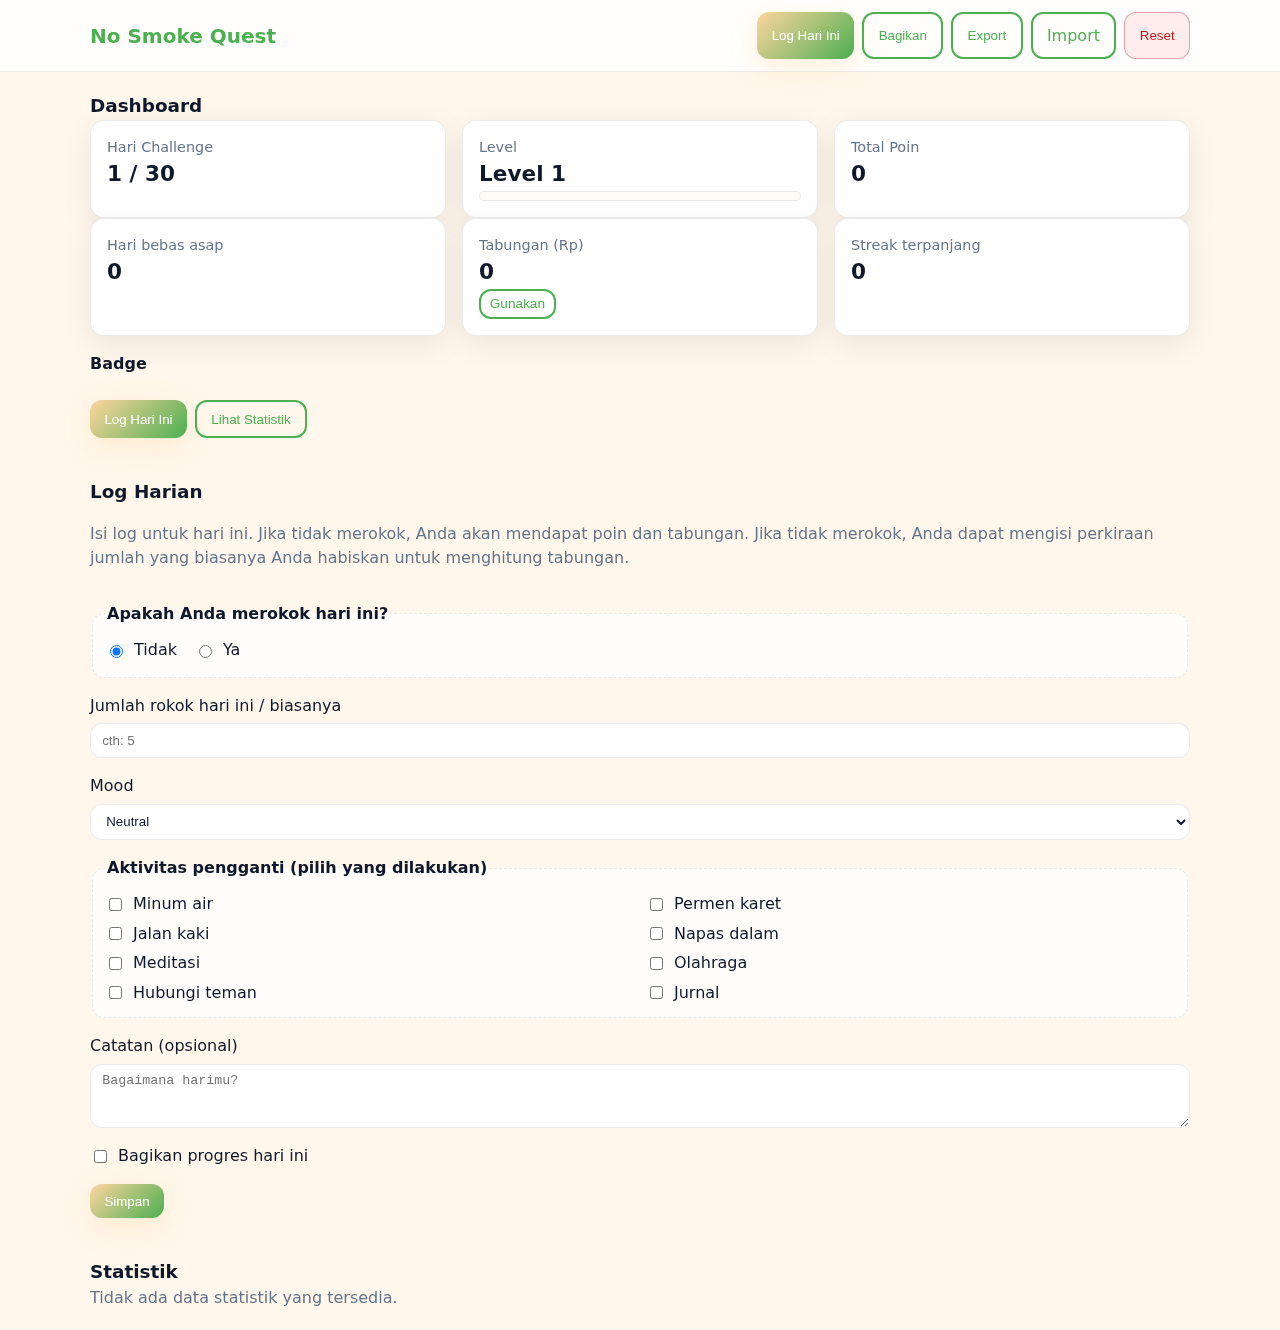
<file: no-smoke-quest/index.html>
<!doctype html>
<html lang="id">
<head>
  <meta charset="utf-8" />
  <meta name="viewport" content="width=device-width, initial-scale=1" />
  <title>No Smoke Quest — 30 Hari Bebas Asap</title>
  <link rel="stylesheet" href="styles.css" />
</head>
<body>
  <noscript>
    <div class="noscript">Aplikasi ini membutuhkan JavaScript agar dapat berjalan.</div>
  </noscript>

  <header class="app-header" role="banner">
    <div class="container header-inner">
      <h1 class="brand" aria-label="Judul aplikasi">No Smoke Quest</h1>
      <nav class="header-actions" aria-label="Aksi utama">
        <button id="btnLogToday" class="btn btn-primary">Log Hari Ini</button>
        <button id="btnShare" class="btn" title="Bagikan progres">Bagikan</button>
        <button id="btnExport" class="btn" title="Export data">Export</button>
        <label for="inputImport" class="btn" title="Import data">Import</label>
        <input id="inputImport" type="file" accept="application/json" class="sr-only" aria-label="Pilih berkas JSON untuk diimport" />
        <button id="btnReset" class="btn btn-danger" title="Reset challenge">Reset</button>
      </nav>
    </div>
  </header>

 

  <main id="app" role="main">
    <!-- Dashboard -->
    <section class="section" id="dashboard" aria-labelledby="dashTitle">
      <div class="container">
        <h2 id="dashTitle" class="section-title">Dashboard</h2>
        <div class="grid metrics">
          <div class="metric">
            <div class="metric-label">Hari Challenge</div>
            <div class="metric-value"><span id="dayNow">1</span> / 30</div>
          </div>
          <div class="metric">
            <div class="metric-label">Level</div>
            <div class="metric-value" id="levelNow">Level 1</div>
            <div class="progress" aria-label="Progres menuju level berikutnya" aria-live="polite">
              <div class="progress-bar" id="levelProgress" style="width: 0%" role="progressbar" aria-valuemin="0" aria-valuemax="100" aria-valuenow="0"></div>
            </div>
          </div>
          <div class="metric">
            <div class="metric-label">Total Poin</div>
            <div class="metric-value" id="pointsTotal">0</div>
          </div>
        </div>

        <div class="grid stats">
          <div class="stat">
            <div class="stat-label">Hari bebas asap</div>
            <div class="stat-value" id="statsSmokeFree">0</div>
          </div>
          <div class="stat">
            <div class="stat-label">Tabungan (Rp)</div>
            <div class="stat-value" id="statsSavings">0</div>
            <button id="btnClaimSavings" class="btn xs">Gunakan</button>
          </div>
          <div class="stat">
            <div class="stat-label">Streak terpanjang</div>
            <div class="stat-value" id="statsBestStreak">0</div>
          </div>
        </div>

        <div class="badges-wrap">
          <h3 class="sub-title">Badge</h3>
          <div id="badgesList" class="badge-list" aria-live="polite"></div>
        </div>

        <div class="cta-row">
          <button id="btnOpenLog" class="btn btn-primary">Log Hari Ini</button>
          <button id="btnViewStats" class="btn">Lihat Statistik</button>
        </div>
      </div>
    </section>

    <!-- Log Harian -->
    <section class="section" id="logSection" aria-labelledby="logTitle">
      <div class="container">
        <h2 id="logTitle" class="section-title">Log Harian</h2>
        <form id="logForm" class="grid gap" aria-describedby="logHelp">
          <p id="logHelp" class="muted">Isi log untuk hari ini. Jika tidak merokok, Anda akan mendapat poin dan tabungan.
            Jika tidak merokok, Anda dapat mengisi perkiraan jumlah yang biasanya Anda habiskan untuk menghitung tabungan.</p>

          <fieldset class="fieldset">
            <legend class="legend">Apakah Anda merokok hari ini?</legend>
            <label class="radio"><input type="radio" name="smoked" value="no" checked /> Tidak</label>
            <label class="radio"><input type="radio" name="smoked" value="yes" /> Ya</label>
          </fieldset>

          <div class="form-row">
            <label for="cigs">Jumlah rokok hari ini / biasanya</label>
            <input id="cigs" type="number" min="0" step="1" placeholder="cth: 5" />
          </div>

          <div class="form-row">
            <label for="mood">Mood</label>
            <select id="mood">
              <option>Happy</option>
              <option selected>Neutral</option>
              <option>Stress</option>
              <option>Angry</option>
            </select>
          </div>

          <fieldset class="fieldset">
            <legend class="legend">Aktivitas pengganti (pilih yang dilakukan)</legend>
            <div class="checks">
              <label class="check"><input type="checkbox" value="water" /> Minum air</label>
              <label class="check"><input type="checkbox" value="gum" /> Permen karet</label>
              <label class="check"><input type="checkbox" value="walk" /> Jalan kaki</label>
              <label class="check"><input type="checkbox" value="breath" /> Napas dalam</label>
              <label class="check"><input type="checkbox" value="meditate" /> Meditasi</label>
              <label class="check"><input type="checkbox" value="exercise" /> Olahraga</label>
              <label class="check"><input type="checkbox" value="callFriend" /> Hubungi teman</label>
              <label class="check"><input type="checkbox" value="journaling" /> Jurnal</label>
            </div>
          </fieldset>

          <div class="form-row">
            <label for="notes">Catatan (opsional)</label>
            <textarea id="notes" rows="3" placeholder="Bagaimana harimu?"></textarea>
          </div>

          <label class="check">
            <input id="shareToday" type="checkbox" /> Bagikan progres hari ini
          </label>

          <div class="actions">
            <button type="submit" class="btn btn-primary">Simpan</button>
          </div>
        </form>
      </div>
    </section>

    <!-- Stats (ringkas) -->
    <section class="section" id="statsSection" aria-labelledby="statsTitle">
      <div class="container">
        <h2 id="statsTitle" class="section-title">Statistik</h2>
        <div class="muted" id="statsSummary">Tidak ada data statistik yang tersedia.</div>
      </div>
    </section>
  </main>

  <!-- Toasts -->
  <div id="toast" class="toast" role="status" aria-live="polite" aria-atomic="true"></div>

  <!-- Completion Modal (Day 30) -->
  <section id="completeModal" class="modal" role="dialog" aria-modal="true" aria-labelledby="compTitle" aria-describedby="compDesc">
    <div class="modal-card">
      <h2 id="compTitle">Selamat!</h2>
      <p id="compDesc" class="muted">Anda menyelesaikan No Smoke Quest selama 30 hari. Luar biasa!</p>
      <div class="grid metrics">
        <div class="metric">
          <div class="metric-label">Total Poin</div>
          <div id="compPoints" class="metric-value">0</div>
        </div>
        <div class="metric">
          <div class="metric-label">Total Tabungan</div>
          <div id="compSavings" class="metric-value">0</div>
        </div>
      </div>
      <div class="actions">
        <button id="btnCertificate" class="btn btn-primary">Download Certificate</button>
        <button data-close-complete class="btn">Tutup</button>
      </div>
    </div>
  </section>

  <!-- Aksesibilitas: skip link -->
  <a class="skip-link" href="#dashboard">Lewati ke Dashboard</a>

  <script src="app.js" defer></script>
</body>
</html>
</file>
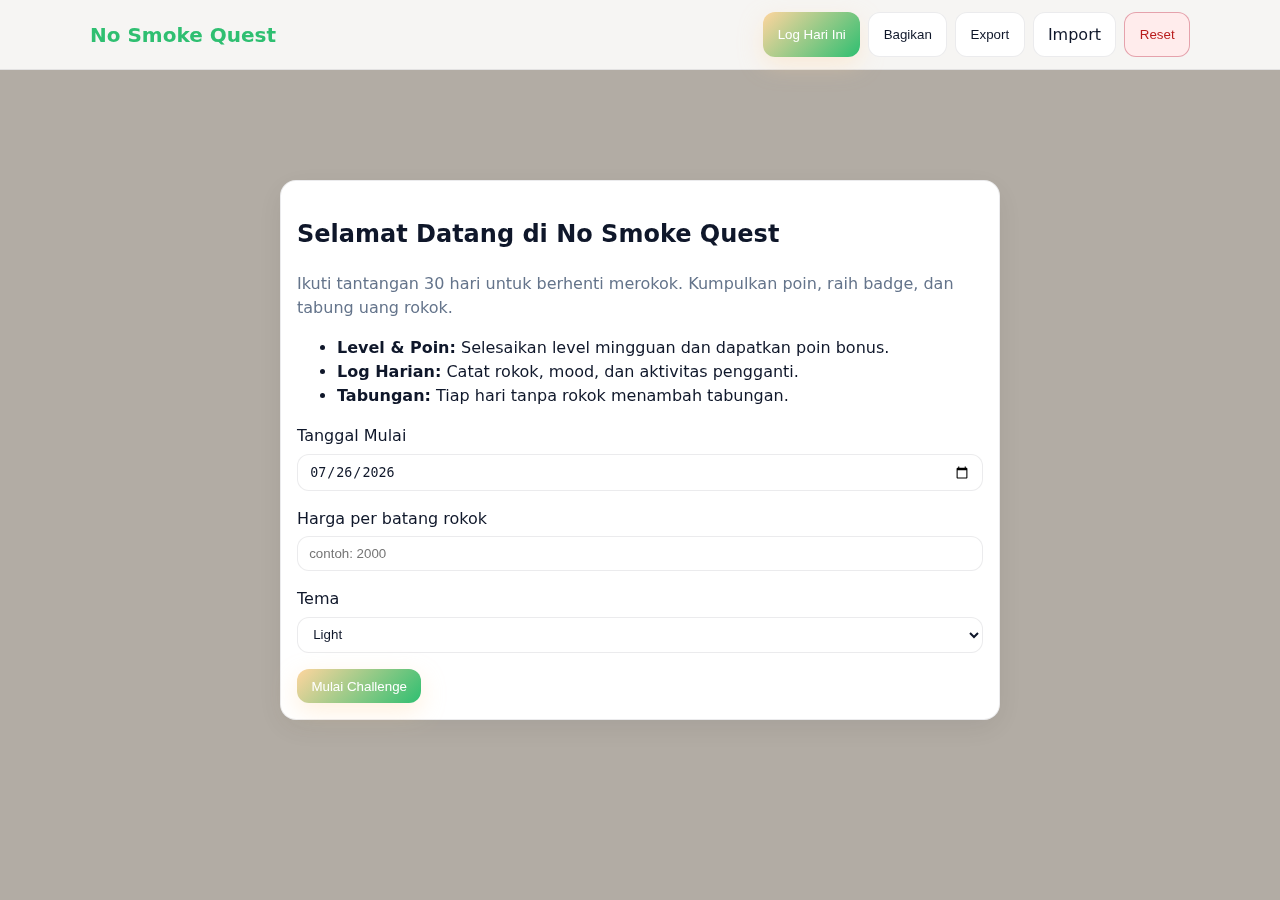
<file: projek-tentang-merokok(1)/no-smoke-quest/index.html>
<!--
  No Smoke Quest — 30 Hari Bebas Asap
  README singkat:
  - Buka file ini (index.html) langsung di browser modern untuk menjalankan aplikasi.
  - Data Anda disimpan di localStorage (key: noSmokeQuestData).
  - Atur tanggal mulai dan harga rokok di onboarding saat pertama kali.
  - Fitur: Log Harian, Level & Poin, Badge, Tabungan, Export/Import, Share, Reset.
  - File lain: styles.css (semua styling), app.js (semua logika & state management).
  - Tidak membutuhkan framework atau library eksternal.
-->
<!doctype html>
<html lang="id">
<head>
  <meta charset="utf-8" />
  <meta name="viewport" content="width=device-width, initial-scale=1" />
  <title>No Smoke Quest — 30 Hari Bebas Asap</title>
  <link rel="stylesheet" href="styles.css" />
</head>
<body>
  <noscript>
    <div class="noscript">Aplikasi ini membutuhkan JavaScript agar dapat berjalan.</div>
  </noscript>

  <header class="app-header" role="banner">
    <div class="container header-inner">
      <h1 class="brand" aria-label="Judul aplikasi">No Smoke Quest</h1>
      <nav class="header-actions" aria-label="Aksi utama">
        <button id="btnLogToday" class="btn btn-primary">Log Hari Ini</button>
        <button id="btnShare" class="btn" title="Bagikan progres">Bagikan</button>
        <button id="btnExport" class="btn" title="Export data">Export</button>
        <label for="inputImport" class="btn" title="Import data">Import</label>
        <input id="inputImport" type="file" accept="application/json" class="sr-only" aria-label="Pilih berkas JSON untuk diimport" />
        <button id="btnReset" class="btn btn-danger" title="Reset challenge">Reset</button>
      </nav>
    </div>
  </header>

  <!-- Onboarding Modal -->
  <section id="onboarding" class="modal" role="dialog" aria-modal="true" aria-labelledby="onbTitle" aria-describedby="onbDesc">
    <div class="modal-card">
      <h2 id="onbTitle">Selamat Datang di No Smoke Quest</h2>
      <p id="onbDesc" class="muted">Ikuti tantangan 30 hari untuk berhenti merokok. Kumpulkan poin, raih badge, dan tabung uang rokok.</p>
      <ul class="bullets">
        <li><strong>Level & Poin:</strong> Selesaikan level mingguan dan dapatkan poin bonus.</li>
        <li><strong>Log Harian:</strong> Catat rokok, mood, dan aktivitas pengganti.</li>
        <li><strong>Tabungan:</strong> Tiap hari tanpa rokok menambah tabungan.</li>
      </ul>
      <form id="onboardingForm" class="grid gap">
        <div class="form-row">
          <label for="onbStartDate">Tanggal Mulai</label>
          <input id="onbStartDate" type="date" required aria-required="true" />
        </div>
        <div class="form-row">
          <label for="onbPrice">Harga per batang rokok</label>
          <input id="onbPrice" type="number" min="0" step="100" placeholder="contoh: 2000" required aria-required="true" />
        </div>
        <div class="form-row">
          <label for="onbTheme">Tema</label>
          <select id="onbTheme">
            <option value="light">Light</option>
            <option value="dark">Dark</option>
          </select>
        </div>
        <div class="actions">
          <button type="submit" class="btn btn-primary">Mulai Challenge</button>
        </div>
      </form>
    </div>
  </section>

  <main id="app" class="hidden" role="main">
    <!-- Dashboard -->
    <section class="section" id="dashboard" aria-labelledby="dashTitle">
      <div class="container">
        <h2 id="dashTitle" class="section-title">Dashboard</h2>
        <div class="grid metrics">
          <div class="metric">
            <div class="metric-label">Hari Challenge</div>
            <div class="metric-value"><span id="dayNow">1</span> / 30</div>
          </div>
          <div class="metric">
            <div class="metric-label">Level</div>
            <div class="metric-value" id="levelNow">Level 1</div>
            <div class="progress" aria-label="Progres menuju level berikutnya" aria-live="polite">
              <div class="progress-bar" id="levelProgress" style="width: 0%" role="progressbar" aria-valuemin="0" aria-valuemax="100" aria-valuenow="0"></div>
            </div>
          </div>
          <div class="metric">
            <div class="metric-label">Total Poin</div>
            <div class="metric-value" id="pointsTotal">0</div>
          </div>
        </div>

        <div class="grid stats">
          <div class="stat">
            <div class="stat-label">Hari bebas asap</div>
            <div class="stat-value" id="statsSmokeFree">0</div>
          </div>
          <div class="stat">
            <div class="stat-label">Tabungan (Rp)</div>
            <div class="stat-value" id="statsSavings">0</div>
            <button id="btnClaimSavings" class="btn xs">Gunakan</button>
          </div>
          <div class="stat">
            <div class="stat-label">Streak terpanjang</div>
            <div class="stat-value" id="statsBestStreak">0</div>
          </div>
        </div>

        <div class="badges-wrap">
          <h3 class="sub-title">Badge</h3>
          <div id="badgesList" class="badge-list" aria-live="polite"></div>
        </div>

        <div class="cta-row">
          <button id="btnOpenLog" class="btn btn-primary">Log Hari Ini</button>
          <button id="btnViewStats" class="btn">Lihat Statistik</button>
        </div>
      </div>
    </section>

    <!-- Log Harian -->
    <section class="section" id="logSection" aria-labelledby="logTitle">
      <div class="container">
        <h2 id="logTitle" class="section-title">Log Harian</h2>
        <form id="logForm" class="grid gap" aria-describedby="logHelp">
          <p id="logHelp" class="muted">Isi log untuk hari ini. Jika tidak merokok, Anda akan mendapat poin dan tabungan.
            Jika tidak merokok, Anda dapat mengisi perkiraan jumlah yang biasanya Anda habiskan untuk menghitung tabungan.</p>

          <fieldset class="fieldset">
            <legend class="legend">Apakah Anda merokok hari ini?</legend>
            <label class="radio"><input type="radio" name="smoked" value="no" checked /> Tidak</label>
            <label class="radio"><input type="radio" name="smoked" value="yes" /> Ya</label>
          </fieldset>

          <div class="form-row">
            <label for="cigs">Jumlah rokok hari ini / biasanya</label>
            <input id="cigs" type="number" min="0" step="1" placeholder="cth: 5" />
          </div>

          <div class="form-row">
            <label for="mood">Mood</label>
            <select id="mood">
              <option>Happy</option>
              <option selected>Neutral</option>
              <option>Stress</option>
              <option>Angry</option>
            </select>
          </div>

          <fieldset class="fieldset">
            <legend class="legend">Aktivitas pengganti (pilih yang dilakukan)</legend>
            <div class="checks">
              <label class="check"><input type="checkbox" value="water" /> Minum air</label>
              <label class="check"><input type="checkbox" value="gum" /> Permen karet</label>
              <label class="check"><input type="checkbox" value="walk" /> Jalan kaki</label>
              <label class="check"><input type="checkbox" value="breath" /> Napas dalam</label>
              <label class="check"><input type="checkbox" value="meditate" /> Meditasi</label>
              <label class="check"><input type="checkbox" value="exercise" /> Olahraga</label>
              <label class="check"><input type="checkbox" value="callFriend" /> Hubungi teman</label>
              <label class="check"><input type="checkbox" value="journaling" /> Jurnal</label>
            </div>
          </fieldset>

          <div class="form-row">
            <label for="notes">Catatan (opsional)</label>
            <textarea id="notes" rows="3" placeholder="Bagaimana harimu?"></textarea>
          </div>

          <label class="check">
            <input id="shareToday" type="checkbox" /> Bagikan progres hari ini
          </label>

          <div class="actions">
            <button type="submit" class="btn btn-primary">Simpan</button>
          </div>
        </form>
      </div>
    </section>

    <!-- Stats (ringkas) -->
    <section class="section" id="statsSection" aria-labelledby="statsTitle">
      <div class="container">
        <h2 id="statsTitle" class="section-title">Statistik</h2>
        <div class="muted" id="statsSummary">Tidak ada data statistik yang tersedia.</div>
      </div>
    </section>
  </main>

  <!-- Toasts -->
  <div id="toast" class="toast" role="status" aria-live="polite" aria-atomic="true"></div>

  <!-- Completion Modal (Day 30) -->
  <section id="completeModal" class="modal" role="dialog" aria-modal="true" aria-labelledby="compTitle" aria-describedby="compDesc">
    <div class="modal-card">
      <h2 id="compTitle">Selamat!</h2>
      <p id="compDesc" class="muted">Anda menyelesaikan No Smoke Quest selama 30 hari. Luar biasa!</p>
      <div class="grid metrics">
        <div class="metric">
          <div class="metric-label">Total Poin</div>
          <div id="compPoints" class="metric-value">0</div>
        </div>
        <div class="metric">
          <div class="metric-label">Total Tabungan</div>
          <div id="compSavings" class="metric-value">0</div>
        </div>
      </div>
      <div class="actions">
        <button id="btnCertificate" class="btn btn-primary">Download Certificate</button>
        <button data-close-complete class="btn">Tutup</button>
      </div>
    </div>
  </section>

  <!-- Aksesibilitas: skip link -->
  <a class="skip-link" href="#dashboard">Lewati ke Dashboard</a>

  <script src="app.js" defer></script>
</body>
</html>
</file>
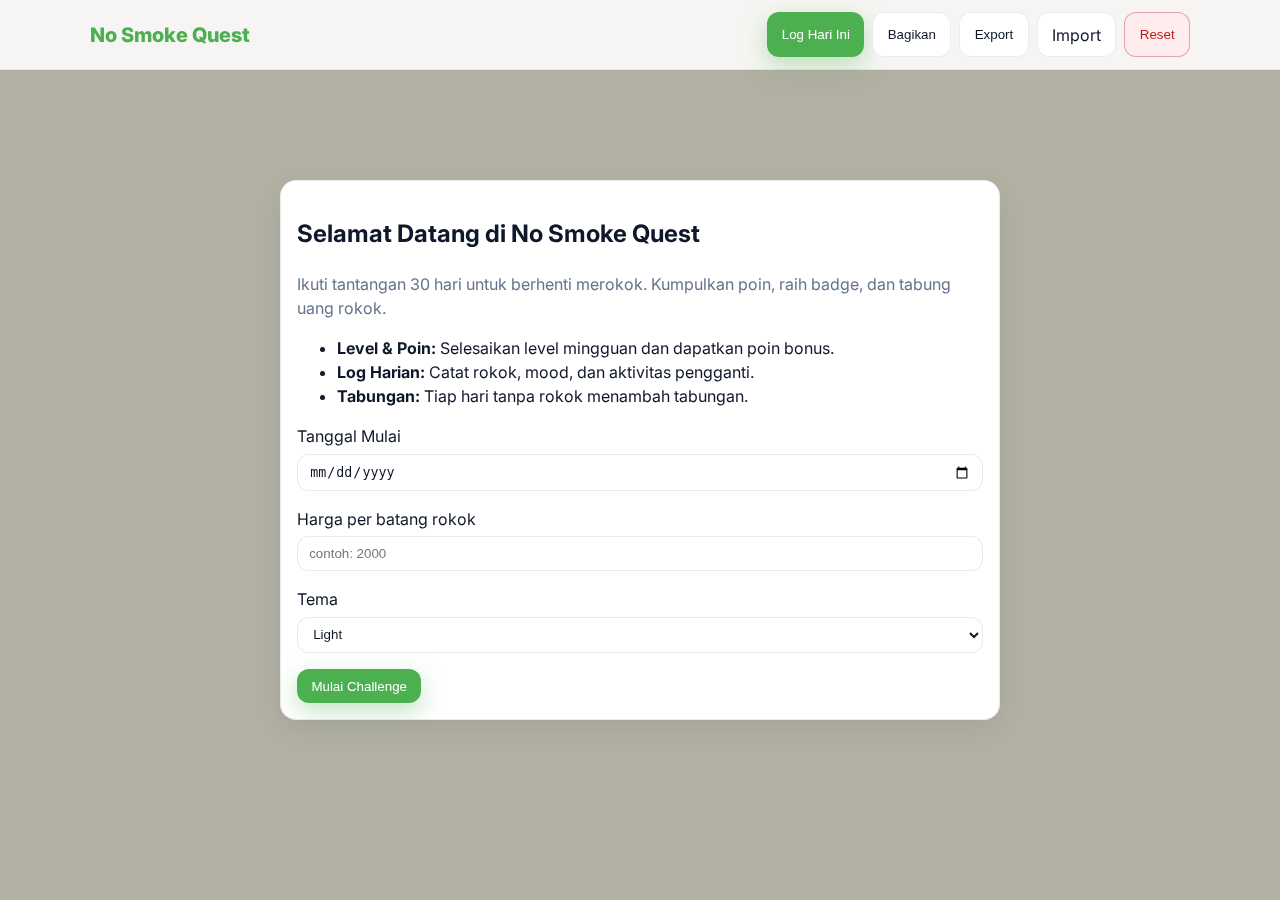
<file: frontend/public/no-smoke-quest/index.html>
<!doctype html>
<html lang="id">
<head>
  <meta charset="utf-8" />
  <meta name="viewport" content="width=device-width, initial-scale=1" />
  <title>No Smoke Quest — 30 Hari Bebas Asap</title>
  <link href="https://fonts.googleapis.com/css2?family=Inter:wght@400;600;700;800&family=Poppins:wght@400;600;700&display=swap" rel="stylesheet">
  <link rel="stylesheet" href="styles.css" />
</head>
<body>
  <noscript>
    <div class="noscript">Aplikasi ini membutuhkan JavaScript agar dapat berjalan.</div>
  </noscript>

  <header class="app-header" role="banner">
    <div class="container header-inner">
      <h1 class="brand" aria-label="Judul aplikasi">No Smoke Quest</h1>
      <nav class="header-actions" aria-label="Aksi utama">
        <button id="btnLogToday" class="btn btn-primary">Log Hari Ini</button>
        <button id="btnShare" class="btn" title="Bagikan progres">Bagikan</button>
        <button id="btnExport" class="btn" title="Export data">Export</button>
        <label for="inputImport" class="btn" title="Import data">Import</label>
        <input id="inputImport" type="file" accept="application/json" class="sr-only" aria-label="Pilih berkas JSON untuk diimport" />
        <button id="btnReset" class="btn btn-danger" title="Reset challenge">Reset</button>
      </nav>
    </div>
  </header>

  <!-- Onboarding Modal -->
  <section id="onboarding" class="modal" role="dialog" aria-modal="true" aria-labelledby="onbTitle" aria-describedby="onbDesc">
    <div class="modal-card">
      <h2 id="onbTitle">Selamat Datang di No Smoke Quest</h2>
      <p id="onbDesc" class="muted">Ikuti tantangan 30 hari untuk berhenti merokok. Kumpulkan poin, raih badge, dan tabung uang rokok.</p>
      <ul class="bullets">
        <li><strong>Level & Poin:</strong> Selesaikan level mingguan dan dapatkan poin bonus.</li>
        <li><strong>Log Harian:</strong> Catat rokok, mood, dan aktivitas pengganti.</li>
        <li><strong>Tabungan:</strong> Tiap hari tanpa rokok menambah tabungan.</li>
      </ul>
      <form id="onboardingForm" class="grid gap">
        <div class="form-row">
          <label for="onbStartDate">Tanggal Mulai</label>
          <input id="onbStartDate" type="date" required aria-required="true" />
        </div>
        <div class="form-row">
          <label for="onbPrice">Harga per batang rokok</label>
          <input id="onbPrice" type="number" min="0" step="100" placeholder="contoh: 2000" required aria-required="true" />
        </div>
        <div class="form-row">
          <label for="onbTheme">Tema</label>
          <select id="onbTheme">
            <option value="light">Light</option>
            <option value="dark">Dark</option>
          </select>
        </div>
        <div class="actions">
          <button type="submit" class="btn btn-primary">Mulai Challenge</button>
        </div>
      </form>
    </div>
  </section>

  <main id="app" class="hidden" role="main">
    <!-- Dashboard -->
    <section class="section" id="dashboard" aria-labelledby="dashTitle">
      <div class="container">
        <h2 id="dashTitle" class="section-title">Dashboard</h2>
        <div class="grid metrics">
          <div class="metric">
            <div class="metric-label">Hari Challenge</div>
            <div class="metric-value"><span id="dayNow">1</span> / 30</div>
          </div>
          <div class="metric">
            <div class="metric-label">Level</div>
            <div class="metric-value" id="levelNow">Level 1</div>
            <div class="progress" aria-label="Progres menuju level berikutnya" aria-live="polite">
              <div class="progress-bar" id="levelProgress" style="width: 0%" role="progressbar" aria-valuemin="0" aria-valuemax="100" aria-valuenow="0"></div>
            </div>
          </div>
          <div class="metric">
            <div class="metric-label">Total Poin</div>
            <div class="metric-value" id="pointsTotal">0</div>
          </div>
        </div>

        <div class="grid stats">
          <div class="stat">
            <div class="stat-label">Hari bebas asap</div>
            <div class="stat-value" id="statsSmokeFree">0</div>
          </div>
          <div class="stat">
            <div class="stat-label">Tabungan (Rp)</div>
            <div class="stat-value" id="statsSavings">0</div>
            <button id="btnClaimSavings" class="btn xs">Gunakan</button>
          </div>
          <div class="stat">
            <div class="stat-label">Streak terpanjang</div>
            <div class="stat-value" id="statsBestStreak">0</div>
          </div>
        </div>

        <div class="badges-wrap">
          <h3 class="sub-title">Badge</h3>
          <div id="badgesList" class="badge-list" aria-live="polite"></div>
        </div>

        <div class="cta-row">
          <button id="btnOpenLog" class="btn btn-primary">Log Hari Ini</button>
          <button id="btnViewStats" class="btn">Lihat Statistik</button>
        </div>
      </div>
    </section>

    <!-- Log Harian -->
    <section class="section" id="logSection" aria-labelledby="logTitle">
      <div class="container">
        <h2 id="logTitle" class="section-title">Log Harian</h2>
        <form id="logForm" class="grid gap" aria-describedby="logHelp">
          <p id="logHelp" class="muted">Isi log untuk hari ini. Jika tidak merokok, Anda akan mendapat poin dan tabungan.
            Jika tidak merokok, Anda dapat mengisi perkiraan jumlah yang biasanya Anda habiskan untuk menghitung tabungan.</p>

          <fieldset class="fieldset">
            <legend class="legend">Apakah Anda merokok hari ini?</legend>
            <label class="radio"><input type="radio" name="smoked" value="no" checked /> Tidak</label>
            <label class="radio"><input type="radio" name="smoked" value="yes" /> Ya</label>
          </fieldset>

          <div class="form-row">
            <label for="cigs">Jumlah rokok hari ini / biasanya</label>
            <input id="cigs" type="number" min="0" step="1" placeholder="cth: 5" />
          </div>

          <div class="form-row">
            <label for="mood">Mood</label>
            <select id="mood">
              <option>Happy</option>
              <option selected>Neutral</option>
              <option>Stress</option>
              <option>Angry</option>
            </select>
          </div>

          <fieldset class="fieldset">
            <legend class="legend">Aktivitas pengganti (pilih yang dilakukan)</legend>
            <div class="checks">
              <label class="check"><input type="checkbox" value="water" /> Minum air</label>
              <label class="check"><input type="checkbox" value="gum" /> Permen karet</label>
              <label class="check"><input type="checkbox" value="walk" /> Jalan kaki</label>
              <label class="check"><input type="checkbox" value="breath" /> Napas dalam</label>
              <label class="check"><input type="checkbox" value="meditate" /> Meditasi</label>
              <label class="check"><input type="checkbox" value="exercise" /> Olahraga</label>
              <label class="check"><input type="checkbox" value="callFriend" /> Hubungi teman</label>
              <label class="check"><input type="checkbox" value="journaling" /> Jurnal</label>
            </div>
          </fieldset>

          <div class="form-row">
            <label for="notes">Catatan (opsional)</label>
            <textarea id="notes" rows="3" placeholder="Bagaimana harimu?"></textarea>
          </div>

          <label class="check">
            <input id="shareToday" type="checkbox" /> Bagikan progres hari ini
          </label>

          <div class="actions">
            <button type="submit" class="btn btn-primary">Simpan</button>
          </div>
        </form>
      </div>
    </section>

    <!-- Stats (ringkas) -->
    <section class="section" id="statsSection" aria-labelledby="statsTitle">
      <div class="container">
        <h2 id="statsTitle" class="section-title">Statistik</h2>
        <div class="muted" id="statsSummary">Tidak ada data statistik yang tersedia.</div>
      </div>
    </section>
  </main>

  <!-- Toasts -->
  <div id="toast" class="toast" role="status" aria-live="polite" aria-atomic="true"></div>

  <!-- Completion Modal (Day 30) -->
  <section id="completeModal" class="modal" role="dialog" aria-modal="true" aria-labelledby="compTitle" aria-describedby="compDesc">
    <div class="modal-card">
      <h2 id="compTitle">Selamat!</h2>
      <p id="compDesc" class="muted">Anda menyelesaikan No Smoke Quest selama 30 hari. Luar biasa!</p>
      <div class="grid metrics">
        <div class="metric">
          <div class="metric-label">Total Poin</div>
          <div id="compPoints" class="metric-value">0</div>
        </div>
        <div class="metric">
          <div class="metric-label">Total Tabungan</div>
          <div id="compSavings" class="metric-value">0</div>
        </div>
      </div>
      <div class="actions">
        <button id="btnCertificate" class="btn btn-primary">Download Certificate</button>
        <button data-close-complete class="btn">Tutup</button>
      </div>
    </div>
  </section>

  <!-- Aksesibilitas: skip link -->
  <a class="skip-link" href="#dashboard">Lewati ke Dashboard</a>

  <script src="app.js" defer></script>
</body>
</html>
</file>
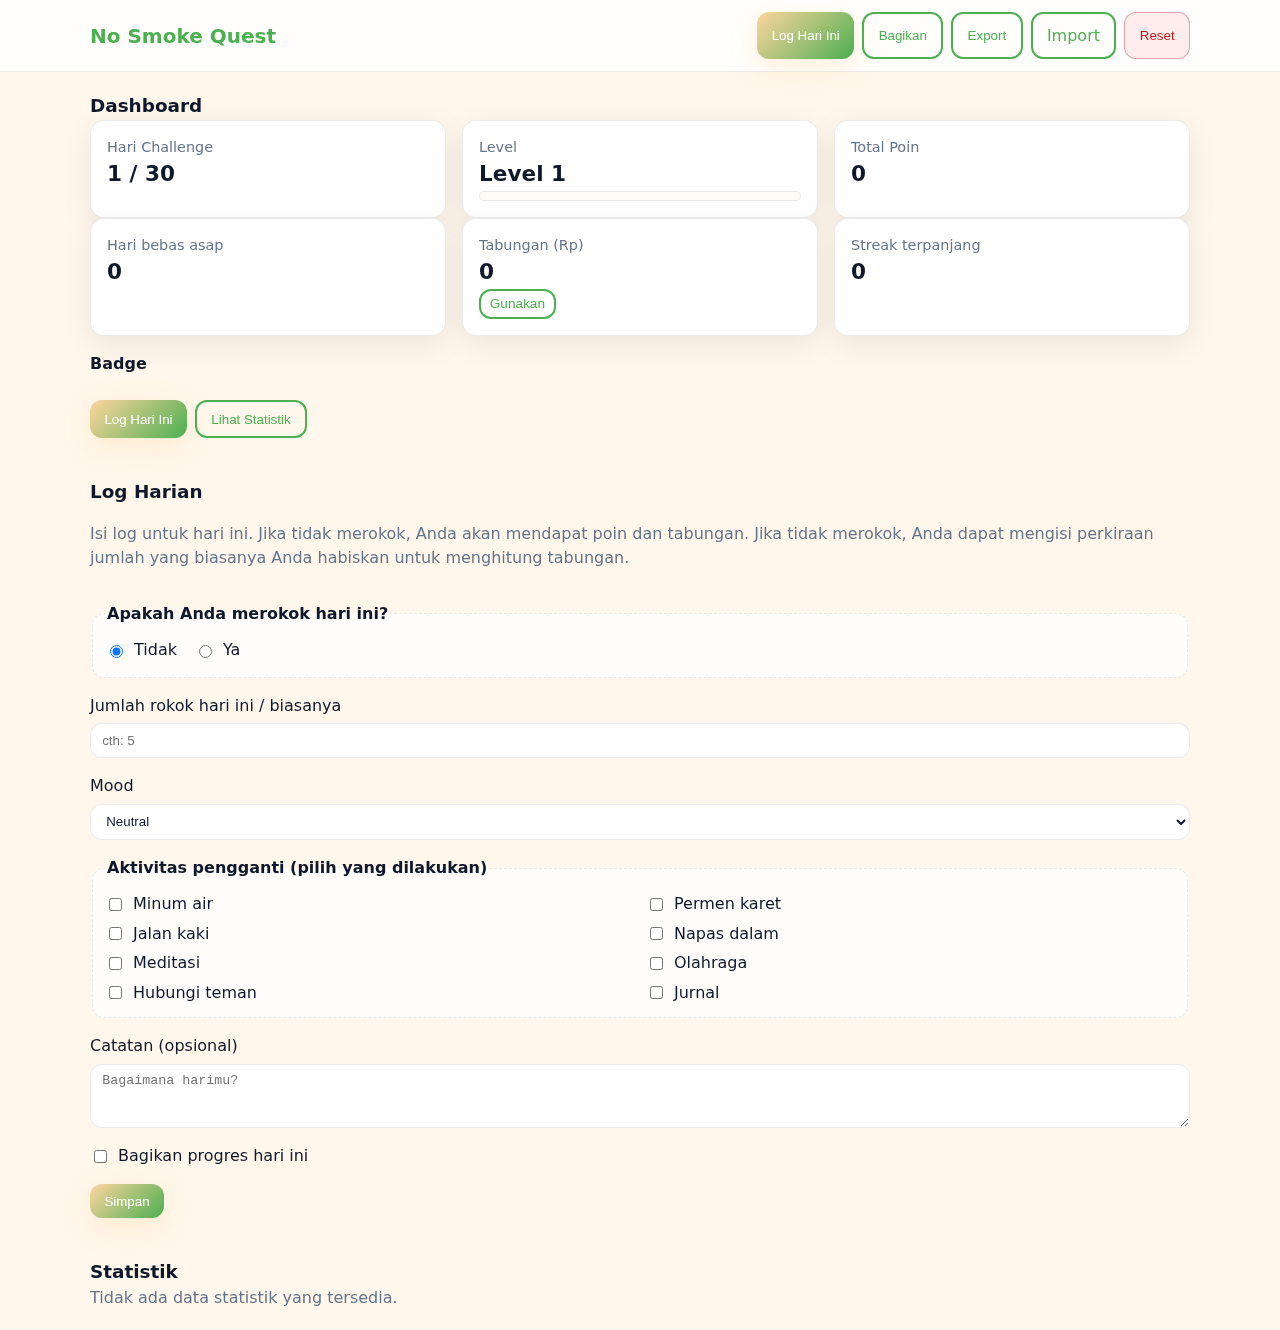
<file: medik/medik5 - Copy1/no-smoke-quest/index.html>
<!doctype html>
<html lang="id">
<head>
  <meta charset="utf-8" />
  <meta name="viewport" content="width=device-width, initial-scale=1" />
  <title>No Smoke Quest — 30 Hari Bebas Asap</title>
  <link rel="stylesheet" href="styles.css" />
</head>
<body>
  <noscript>
    <div class="noscript"></div>
  </noscript>

  <header class="app-header" role="banner">
    <div class="container header-inner">
      <h1 class="brand" aria-label="Judul aplikasi">No Smoke Quest</h1>
      <nav class="header-actions" aria-label="Aksi utama">
        <button id="btnLogToday" class="btn btn-primary">Log Hari Ini</button>
        <button id="btnShare" class="btn" title="Bagikan progres">Bagikan</button>
        <button id="btnExport" class="btn" title="Export data">Export</button>
        <label for="inputImport" class="btn" title="Import data">Import</label>
        <input id="inputImport" type="file" accept="application/json" class="sr-only" aria-label="Pilih berkas JSON untuk diimport" />
        <button id="btnReset" class="btn btn-danger" title="Reset challenge">Reset</button>
      </nav>
    </div>
  </header>

  <!-- Onboarding Modal --
  <section id="onboarding" class="modal" role="dialog" aria-modal="true" aria-labelledby="onbTitle" aria-describedby="onbDesc">
    <div class="modal-card">
      <h2 id="onbTitle">Selamat Datang di No Smoke Quest</h2>
      <p id="onbDesc" class="muted">Ikuti tantangan 30 hari untuk berhenti merokok. Kumpulkan poin, raih badge, dan tabung uang rokok.</p>
      <ul class="bullets">
        <li><strong>Level & Poin:</strong> Selesaikan level mingguan dan dapatkan poin bonus.</li>
        <li><strong>Log Harian:</strong> Catat rokok, mood, dan aktivitas pengganti.</li>
        <li><strong>Tabungan:</strong> Tiap hari tanpa rokok menambah tabungan.</li>
      </ul>
      <form id="onboardingForm" class="grid gap">
        <div class="form-row">
          <label for="onbStartDate">Tanggal Mulai</label>
          <input id="onbStartDate" type="date" required aria-required="true" />
        </div>
        <div class="form-row">
          <label for="onbPrice">Harga per batang rokok</label>
          <input id="onbPrice" type="number" min="0" step="100" placeholder="contoh: 2000" required aria-required="true" />
        </div>
        <div class="form-row">
          <label for="onbTheme">Tema</label>
          <select id="onbTheme">
            <option value="light">Light</option>
            <option value="dark">Dark</option>
          </select>
        </div>
        <div class="actions">
          <button type="submit" class="btn btn-primary">Mulai Challenge</button>
        </div>
      </form>
    </div>
  </section>

  <main id="app" class="hidden" role="main">
    <!- Dashboard -->
    <section class="section" id="dashboard" aria-labelledby="dashTitle">
      <div class="container">
        <h2 id="dashTitle" class="section-title">Dashboard</h2>
        <div class="grid metrics">
          <div class="metric">
            <div class="metric-label">Hari Challenge</div>
            <div class="metric-value"><span id="dayNow">1</span> / 30</div>
          </div>
          <div class="metric">
            <div class="metric-label">Level</div>
            <div class="metric-value" id="levelNow">Level 1</div>
            <div class="progress" aria-label="Progres menuju level berikutnya" aria-live="polite">
              <div class="progress-bar" id="levelProgress" style="width: 0%" role="progressbar" aria-valuemin="0" aria-valuemax="100" aria-valuenow="0"></div>
            </div>
          </div>
          <div class="metric">
            <div class="metric-label">Total Poin</div>
            <div class="metric-value" id="pointsTotal">0</div>
          </div>
        </div>

        <div class="grid stats">
          <div class="stat">
            <div class="stat-label">Hari bebas asap</div>
            <div class="stat-value" id="statsSmokeFree">0</div>
          </div>
          <div class="stat">
            <div class="stat-label">Tabungan (Rp)</div>
            <div class="stat-value" id="statsSavings">0</div>
            <button id="btnClaimSavings" class="btn xs">Gunakan</button>
          </div>
          <div class="stat">
            <div class="stat-label">Streak terpanjang</div>
            <div class="stat-value" id="statsBestStreak">0</div>
          </div>
        </div>

        <div class="badges-wrap">
          <h3 class="sub-title">Badge</h3>
          <div id="badgesList" class="badge-list" aria-live="polite"></div>
        </div>

        <div class="cta-row">
          <button id="btnOpenLog" class="btn btn-primary">Log Hari Ini</button>
          <button id="btnViewStats" class="btn">Lihat Statistik</button>
        </div>
      </div>
    </section>

    <!-- Log Harian -->
    <section class="section" id="logSection" aria-labelledby="logTitle">
      <div class="container">
        <h2 id="logTitle" class="section-title">Log Harian</h2>
        <form id="logForm" class="grid gap" aria-describedby="logHelp">
          <p id="logHelp" class="muted">Isi log untuk hari ini. Jika tidak merokok, Anda akan mendapat poin dan tabungan.
            Jika tidak merokok, Anda dapat mengisi perkiraan jumlah yang biasanya Anda habiskan untuk menghitung tabungan.</p>

          <fieldset class="fieldset">
            <legend class="legend">Apakah Anda merokok hari ini?</legend>
            <label class="radio"><input type="radio" name="smoked" value="no" checked /> Tidak</label>
            <label class="radio"><input type="radio" name="smoked" value="yes" /> Ya</label>
          </fieldset>

          <div class="form-row">
            <label for="cigs">Jumlah rokok hari ini / biasanya</label>
            <input id="cigs" type="number" min="0" step="1" placeholder="cth: 5" />
          </div>

          <div class="form-row">
            <label for="mood">Mood</label>
            <select id="mood">
              <option>Happy</option>
              <option selected>Neutral</option>
              <option>Stress</option>
              <option>Angry</option>
            </select>
          </div>

          <fieldset class="fieldset">
            <legend class="legend">Aktivitas pengganti (pilih yang dilakukan)</legend>
            <div class="checks">
              <label class="check"><input type="checkbox" value="water" /> Minum air</label>
              <label class="check"><input type="checkbox" value="gum" /> Permen karet</label>
              <label class="check"><input type="checkbox" value="walk" /> Jalan kaki</label>
              <label class="check"><input type="checkbox" value="breath" /> Napas dalam</label>
              <label class="check"><input type="checkbox" value="meditate" /> Meditasi</label>
              <label class="check"><input type="checkbox" value="exercise" /> Olahraga</label>
              <label class="check"><input type="checkbox" value="callFriend" /> Hubungi teman</label>
              <label class="check"><input type="checkbox" value="journaling" /> Jurnal</label>
            </div>
          </fieldset>

          <div class="form-row">
            <label for="notes">Catatan (opsional)</label>
            <textarea id="notes" rows="3" placeholder="Bagaimana harimu?"></textarea>
          </div>

          <label class="check">
            <input id="shareToday" type="checkbox" /> Bagikan progres hari ini
          </label>

          <div class="actions">
            <button type="submit" class="btn btn-primary">Simpan</button>
          </div>
        </form>
      </div>
    </section>

    <!-- Stats (ringkas) -->
    <section class="section" id="statsSection" aria-labelledby="statsTitle">
      <div class="container">
        <h2 id="statsTitle" class="section-title">Statistik</h2>
        <div class="muted" id="statsSummary">Tidak ada data statistik yang tersedia.</div>
      </div>
    </section>
  </main>

  <!-- Toasts -->
  <div id="toast" class="toast" role="status" aria-live="polite" aria-atomic="true"></div>

  <!-- Completion Modal (Day 30) -->
  <section id="completeModal" class="modal" role="dialog" aria-modal="true" aria-labelledby="compTitle" aria-describedby="compDesc">
    <div class="modal-card">
      <h2 id="compTitle">Selamat!</h2>
      <p id="compDesc" class="muted">Anda menyelesaikan No Smoke Quest selama 30 hari. Luar biasa!</p>
      <div class="grid metrics">
        <div class="metric">
          <div class="metric-label">Total Poin</div>
          <div id="compPoints" class="metric-value">0</div>
        </div>
        <div class="metric">
          <div class="metric-label">Total Tabungan</div>
          <div id="compSavings" class="metric-value">0</div>
        </div>
      </div>
      <div class="actions">
        <button id="btnCertificate" class="btn btn-primary">Download Certificate</button>
        <button data-close-complete class="btn">Tutup</button>
      </div>
    </div>
  </section>

  <!-- Aksesibilitas: skip link -->
  <a class="skip-link" href="#dashboard">Lewati ke Dashboard</a>

  <script src="app.js" defer></script>
</body>
</html>
</file>
<file: no-smoke-quest/styles.css>
/*
  No Smoke Quest — styles.css
  - Semua styling, responsif, aksesibilitas, animasi ringan.
  - Menggunakan CSS variables untuk theme (light/dark).
  - Tidak ada dependency eksternal.
*/

:root {
  --bg: #fff7eb;           /* warm cream */
  --surface: #ffffff;
  --text: #0f172a;
  --muted: #64748b;
  --primary: #4CAF50;      /* brand green */
  --energy: #ffd59e;       /* warm accent */
  --health: #4CAF50;       /* align with primary */
  --border: rgba(2,6,23,0.08);
  --shadow: 0 8px 30px rgba(2, 6, 23, 0.08);
  --radius: 14px;
}

[data-theme="dark"] {
  --bg: #0c1524;
  --surface: #0f172a;
  --text: #e2e8f0;
  --muted: #94a3b8;
  --primary: #6bd18f;     /* brighter green */
  --energy: #ffcb8a;      /* warm accent */
  --health: #6bd18f;
  --border: rgba(226,232,240,0.15);
  --shadow: 0 8px 30px rgba(0, 0, 0, 0.35);
}

* { box-sizing: border-box; }
html, body { height: 100%; }
body {
  margin: 0; padding: 0;
  background: var(--bg);
  color: var(--text);
  font-family: system-ui, -apple-system, Segoe UI, Roboto, Ubuntu, Cantarell, Noto Sans, "Helvetica Neue", Arial, "Apple Color Emoji", "Segoe UI Emoji", "Segoe UI Symbol", sans-serif;
  line-height: 1.5;
  text-rendering: optimizeLegibility;
  -webkit-font-smoothing: antialiased;
  -moz-osx-font-smoothing: grayscale;
}

.container { width: min(1100px, 92vw); margin: 0 auto; }
.hidden { display: none !important; }
.sr-only { position: absolute; width: 1px; height: 1px; padding: 0; margin: -1px; overflow: hidden; clip: rect(0,0,0,0); white-space: nowrap; border: 0; }

/* Header */
.app-header {
  position: sticky; top: 0; z-index: 10;
  background: color-mix(in oklab, var(--surface) 88%, transparent);
  backdrop-filter: saturate(160%) blur(8px);
  border-bottom: 1px solid var(--border);
}
.header-inner { display: flex; align-items: center; justify-content: space-between; padding: .75rem 0; }
.brand { margin: 0; font-size: 1.25rem; font-weight: 800; color: var(--primary); }
.header-actions { display: flex; gap: .5rem; }

/* Buttons */
.btn {
  appearance: none; border: 2px solid var(--primary);
  background: transparent; color: var(--primary);
  padding: .6rem .9rem; border-radius: 12px; cursor: pointer;
  transition: all 180ms ease;
}
.btn:hover { transform: translateY(-1px); box-shadow: var(--shadow); background: var(--primary); color: #fff; }
.btn:focus-visible { outline: 3px solid color-mix(in oklab, var(--primary) 35%, transparent); outline-offset: 2px; }

.btn-primary {
  background: linear-gradient(135deg, var(--energy), var(--primary));
  color: #fff; border: none; box-shadow: 0 8px 24px color-mix(in oklab, var(--energy) 35%, transparent);
}
.btn-danger {
  border: 1px solid color-mix(in oklab, crimson 30%, var(--border));
  color: #b91c1c; background: color-mix(in oklab, #fecaca 35%, var(--surface));
}
.btn.xs { padding: .35rem .55rem; font-size: .85rem; }

/* Sections */
.section { padding: 1.25rem 0; }
.section-title { margin: 0; font-size: 1.15rem; font-weight: 700; }
.sub-title { margin: 1rem 0 .5rem; font-size: 1rem; font-weight: 700; }
.muted { color: var(--muted); }

/* Layout blocks */
.grid { display: grid; gap: 1rem; }
.metrics { grid-template-columns: repeat(3, minmax(0, 1fr)); }
.stats { grid-template-columns: repeat(3, minmax(0, 1fr)); }
@media (max-width: 720px) {
  .metrics, .stats { grid-template-columns: 1fr; }
}

.metric, .stat {
  background: var(--surface); border: 1px solid var(--border); border-radius: var(--radius);
  padding: 1rem; box-shadow: var(--shadow);
}
.metric-label, .stat-label { font-size: .9rem; color: var(--muted); }
.metric-value, .stat-value { font-weight: 800; font-size: 1.35rem; }

/* Progress */
.progress { width: 100%; height: 10px; background: color-mix(in oklab, var(--surface) 65%, var(--bg)); border: 1px solid var(--border); border-radius: 999px; overflow: hidden; }
.progress-bar { height: 100%; background: linear-gradient(90deg, var(--health), var(--primary)); width: 0%; transition: width 400ms ease; }

/* Badges */
.badge-list { display: flex; flex-wrap: wrap; gap: .5rem; }
.badge { display: inline-flex; align-items: center; gap: .4rem; padding: .35rem .6rem; border-radius: 999px; border: 1px solid var(--border); background: var(--surface); box-shadow: var(--shadow); font-size: .85rem; }
.badge .dot { width: 8px; height: 8px; border-radius: 999px; background: var(--energy); }

/* CTA row */
.cta-row { display: flex; gap: .5rem; flex-wrap: wrap; margin-top: 1rem; }

/* Form */
.fieldset { border: 1px dashed var(--border); border-radius: 12px; padding: .75rem; background: color-mix(in oklab, var(--surface) 80%, var(--bg)); }
.legend { font-weight: 700; }
.form-row { display: grid; gap: .35rem; }
input[type="text"], input[type="number"], input[type="date"], select, textarea {
  width: 100%; border: 1px solid var(--border); border-radius: 12px; padding: .55rem .7rem; background: var(--surface);
  color: var(--text); transition: border-color 160ms ease, box-shadow 160ms ease;
}
input:focus, select:focus, textarea:focus { outline: none; border-color: color-mix(in oklab, var(--primary) 50%, transparent); box-shadow: 0 0 0 4px color-mix(in oklab, var(--primary) 22%, transparent); }
.radio, .check { display: inline-flex; align-items: center; gap: .5rem; margin-right: .75rem; }
.checks { display: grid; grid-template-columns: repeat(2, 1fr); gap: .35rem .75rem; }

/* Modal */
.modal { 
  position: fixed; inset: 0; display: none; align-items: center; justify-content: center; 
  background: linear-gradient(135deg, rgba(0,0,0,0.4), rgba(0,0,0,0.6)); 
  padding: 1rem; z-index: 11000; 
  backdrop-filter: blur(8px);
}
.modal.show { display: flex; animation: modalFadeIn 0.3s ease-out; }
.modal-card { 
  position: relative; overflow: visible;
  width: min(720px, 92vw); max-height: min(86vh, 800px); 
  background: linear-gradient(135deg, var(--surface), color-mix(in oklab, var(--surface) 95%, var(--primary)));
  color: var(--text); border: 2px solid color-mix(in oklab, var(--primary) 20%, transparent); 
  border-radius: 24px; padding: 2rem; 
  box-shadow: 0 20px 60px rgba(0,0,0,0.15), 0 8px 32px rgba(76,175,80,0.1);
  transform: scale(0.95); animation: modalSlideIn 0.3s ease-out forwards;
}

@keyframes modalFadeIn {
  from { opacity: 0; }
  to { opacity: 1; }
}

@keyframes modalSlideIn {
  from { transform: scale(0.9) translateY(20px); opacity: 0; }
  to { transform: scale(1) translateY(0); opacity: 1; }
}

/* Modern onboarding styling */
.modal-card h2 {
  font-size: 2rem; font-weight: 800; margin: 0 0 1rem 0;
  background: linear-gradient(135deg, var(--primary), #2E7D32);
  -webkit-background-clip: text; -webkit-text-fill-color: transparent;
  background-clip: text; text-align: center;
}

.modal-card .muted {
  font-size: 1.1rem; text-align: center; margin-bottom: 1.5rem;
  color: color-mix(in oklab, var(--text) 80%, transparent);
}

.bullets {
  list-style: none; padding: 0; margin: 1.5rem 0;
  display: grid; gap: 1rem;
}

.bullets li {
  display: flex; align-items: flex-start; gap: 1rem;
  padding: 1rem; background: color-mix(in oklab, var(--primary) 8%, var(--surface));
  border-radius: 16px; border-left: 4px solid var(--primary);
  transition: transform 0.2s ease, box-shadow 0.2s ease;
}

.bullets li:hover {
  transform: translateX(4px);
  box-shadow: 0 4px 16px color-mix(in oklab, var(--primary) 15%, transparent);
}

.bullets li::before {
  content: "✨"; font-size: 1.2rem; flex-shrink: 0;
}

.bullets li strong {
  color: var(--primary); font-weight: 700;
}

/* Modern form styling for modal */
.modal-card .form-row {
  margin-bottom: 1.5rem;
}

.modal-card .form-row label {
  font-weight: 600; font-size: 0.95rem; margin-bottom: 0.5rem;
  color: var(--text); display: block;
}

.modal-card input, .modal-card select {
  padding: 1rem; border-radius: 16px; font-size: 1rem;
  border: 2px solid color-mix(in oklab, var(--border) 60%, transparent);
  background: var(--surface); transition: all 0.3s ease;
  box-shadow: 0 2px 8px rgba(0,0,0,0.05);
}

.modal-card input:focus, .modal-card select:focus {
  border-color: var(--primary); 
  box-shadow: 0 0 0 4px color-mix(in oklab, var(--primary) 15%, transparent),
              0 4px 16px rgba(0,0,0,0.1);
  transform: translateY(-1px);
}

.modal-card .actions {
  margin-top: 2rem; text-align: center;
}

.modal-card .btn-primary {
  padding: 1rem 2rem; font-size: 1.1rem; font-weight: 700;
  border-radius: 16px; border: none;
  background: linear-gradient(135deg, var(--primary), #2E7D32);
  color: white; cursor: pointer;
  box-shadow: 0 8px 24px color-mix(in oklab, var(--primary) 30%, transparent);
  transition: all 0.3s ease;
}

.modal-card .btn-primary:hover {
  transform: translateY(-2px);
  box-shadow: 0 12px 32px color-mix(in oklab, var(--primary) 40%, transparent);
}

/* Add decorative elements */
.modal-card::before {
  content: "";
  position: absolute;
  top: -2px; left: -2px; right: -2px; bottom: -2px;
  background: linear-gradient(135deg, var(--primary), #2E7D32, var(--energy));
  border-radius: 26px;
  z-index: -1;
  opacity: 0.1;
}


/* Add floating particles effect */
.modal-card::after {
  content: "🚭 💪 🎯";
  position: absolute;
  top: -20px; right: -20px;
  font-size: 1.5rem;
  opacity: 0.6;
  animation: float 3s ease-in-out infinite;
}

@keyframes float {
  0%, 100% { transform: translateY(0px) rotate(0deg); }
  50% { transform: translateY(-10px) rotate(5deg); }
}

/* Enhanced grid layout for form */
.modal-card .grid.gap {
  display: grid;
  gap: 1.5rem;
  grid-template-columns: 1fr;
}

@media (min-width: 600px) {
  .modal-card .grid.gap {
    grid-template-columns: 1fr 1fr;
  }
  
  .modal-card .grid.gap .form-row:last-of-type,
  .modal-card .grid.gap .actions {
    grid-column: 1 / -1;
  }
}

/* Dark mode enhancements */
[data-theme="dark"] .modal-card h2 {
  background: linear-gradient(135deg, var(--primary), #81C784);
  -webkit-background-clip: text; -webkit-text-fill-color: transparent;
  background-clip: text;
}

[data-theme="dark"] .bullets li {
  background: color-mix(in oklab, var(--primary) 12%, var(--surface));
  border-left-color: var(--primary);
}

[data-theme="dark"] .modal-card::after {
  opacity: 0.8;
}

/* Mobile optimizations */
@media (max-width: 480px) {
  .modal-card {
    padding: 1.5rem;
    border-radius: 20px;
    margin: 0.5rem;
  }
  
  .modal-card h2 {
    font-size: 1.6rem;
  }
  
  .bullets li {
    padding: 0.8rem;
  }
  
  .modal-card .btn-primary {
    width: 100%;
    padding: 1rem;
  }
}

/* Lock background scroll when modal visible */
body.modal-open { overflow: hidden; }

/* Toast */
.toast { position: fixed; left: 50%; transform: translateX(-50%); bottom: 16px; background: var(--surface); color: var(--text); border: 1px solid var(--border); border-radius: 999px; padding: .55rem .9rem; box-shadow: var(--shadow); opacity: 0; pointer-events: none; transition: opacity 200ms ease, transform 200ms ease; }
.toast.show { opacity: 1; transform: translate(-50%, -4px); }

/* Confetti */
.confetti {
  position: fixed; pointer-events: none; inset: 0; overflow: hidden; z-index: 9999;
}
.confetti .piece {
  position: absolute; width: 8px; height: 14px; background: var(--energy); top: -10px; left: 50%; opacity: .95; border-radius: 2px;
  animation: fall linear forwards; animation-duration: calc(2s + 2s * var(--i)); transform: translateX(var(--x)) rotate(var(--r));
}
@keyframes fall { to { transform: translateX(calc(var(--x) * 2)) translateY(110vh) rotate(calc(var(--r) * 3)); opacity: .9; } }

/* Accessibility */
.skip-link { position: absolute; left: -9999px; top: auto; width: 1px; height: 1px; overflow: hidden; }
.skip-link:focus { left: 8px; top: 8px; width: auto; height: auto; padding: .5rem .75rem; background: var(--surface); border: 1px solid var(--border); border-radius: 10px; z-index: 10000; }

/* Noscript */
.noscript { margin: 1rem; padding: .75rem; border: 1px solid var(--border); border-radius: 14px; background: #fff3cd; color: #7c3b00; }
</file>
<file: projek-tentang-merokok(1)/no-smoke-quest/styles.css>
/*
  No Smoke Quest — styles.css
  - Semua styling, responsif, aksesibilitas, animasi ringan.
  - Menggunakan CSS variables untuk theme (light/dark).
  - Tidak ada dependency eksternal.
*/

:root {
  --bg: #fff7eb;           /* warm cream */
  --surface: #ffffff;
  --text: #0f172a;
  --muted: #64748b;
  --primary: #2fbf71;      /* fresh green */
  --energy: #ffd59e;       /* warm accent */
  --health: #2fbf71;       /* align with primary */
  --border: rgba(2,6,23,0.08);
  --shadow: 0 8px 30px rgba(2, 6, 23, 0.08);
  --radius: 14px;
}

[data-theme="dark"] {
  --bg: #0c1524;
  --surface: #0f172a;
  --text: #e2e8f0;
  --muted: #94a3b8;
  --primary: #6bd18f;     /* brighter green */
  --energy: #ffcb8a;      /* warm accent */
  --health: #6bd18f;
  --border: rgba(226,232,240,0.15);
  --shadow: 0 8px 30px rgba(0, 0, 0, 0.35);
}

* { box-sizing: border-box; }
html, body { height: 100%; }
body {
  margin: 0; padding: 0;
  background: var(--bg);
  color: var(--text);
  font-family: system-ui, -apple-system, Segoe UI, Roboto, Ubuntu, Cantarell, Noto Sans, "Helvetica Neue", Arial, "Apple Color Emoji", "Segoe UI Emoji", "Segoe UI Symbol", sans-serif;
  line-height: 1.5;
  text-rendering: optimizeLegibility;
  -webkit-font-smoothing: antialiased;
  -moz-osx-font-smoothing: grayscale;
}

.container { width: min(1100px, 92vw); margin: 0 auto; }
.hidden { display: none !important; }
.sr-only { position: absolute; width: 1px; height: 1px; padding: 0; margin: -1px; overflow: hidden; clip: rect(0,0,0,0); white-space: nowrap; border: 0; }

/* Header */
.app-header {
  position: sticky; top: 0; z-index: 10;
  background: color-mix(in oklab, var(--surface) 88%, transparent);
  backdrop-filter: saturate(160%) blur(8px);
  border-bottom: 1px solid var(--border);
}
.header-inner { display: flex; align-items: center; justify-content: space-between; padding: .75rem 0; }
.brand { margin: 0; font-size: 1.25rem; font-weight: 800; color: var(--primary); }
.header-actions { display: flex; gap: .5rem; }

/* Buttons */
.btn {
  appearance: none; border: 1px solid var(--border);
  background: var(--surface); color: var(--text);
  padding: .6rem .9rem; border-radius: 12px; cursor: pointer;
  transition: all 180ms ease;
}
.btn:hover { transform: translateY(-1px); box-shadow: var(--shadow); }
.btn:focus-visible { outline: 3px solid color-mix(in oklab, var(--primary) 35%, transparent); outline-offset: 2px; }

.btn-primary {
  background: linear-gradient(135deg, var(--energy), var(--primary));
  color: #fff; border: none; box-shadow: 0 8px 24px color-mix(in oklab, var(--energy) 35%, transparent);
}
.btn-danger {
  border: 1px solid color-mix(in oklab, crimson 30%, var(--border));
  color: #b91c1c; background: color-mix(in oklab, #fecaca 35%, var(--surface));
}
.btn.xs { padding: .35rem .55rem; font-size: .85rem; }

/* Sections */
.section { padding: 1.25rem 0; }
.section-title { margin: 0; font-size: 1.15rem; font-weight: 700; }
.sub-title { margin: 1rem 0 .5rem; font-size: 1rem; font-weight: 700; }
.muted { color: var(--muted); }

/* Layout blocks */
.grid { display: grid; gap: 1rem; }
.metrics { grid-template-columns: repeat(3, minmax(0, 1fr)); }
.stats { grid-template-columns: repeat(3, minmax(0, 1fr)); }
@media (max-width: 720px) {
  .metrics, .stats { grid-template-columns: 1fr; }
}

.metric, .stat {
  background: var(--surface); border: 1px solid var(--border); border-radius: var(--radius);
  padding: 1rem; box-shadow: var(--shadow);
}
.metric-label, .stat-label { font-size: .9rem; color: var(--muted); }
.metric-value, .stat-value { font-weight: 800; font-size: 1.35rem; }

/* Progress */
.progress { width: 100%; height: 10px; background: color-mix(in oklab, var(--surface) 65%, var(--bg)); border: 1px solid var(--border); border-radius: 999px; overflow: hidden; }
.progress-bar { height: 100%; background: linear-gradient(90deg, var(--health), var(--primary)); width: 0%; transition: width 400ms ease; }

/* Badges */
.badge-list { display: flex; flex-wrap: wrap; gap: .5rem; }
.badge { display: inline-flex; align-items: center; gap: .4rem; padding: .35rem .6rem; border-radius: 999px; border: 1px solid var(--border); background: var(--surface); box-shadow: var(--shadow); font-size: .85rem; }
.badge .dot { width: 8px; height: 8px; border-radius: 999px; background: var(--energy); }

/* CTA row */
.cta-row { display: flex; gap: .5rem; flex-wrap: wrap; margin-top: 1rem; }

/* Form */
.fieldset { border: 1px dashed var(--border); border-radius: 12px; padding: .75rem; background: color-mix(in oklab, var(--surface) 80%, var(--bg)); }
.legend { font-weight: 700; }
.form-row { display: grid; gap: .35rem; }
input[type="text"], input[type="number"], input[type="date"], select, textarea {
  width: 100%; border: 1px solid var(--border); border-radius: 12px; padding: .55rem .7rem; background: var(--surface);
  color: var(--text); transition: border-color 160ms ease, box-shadow 160ms ease;
}
input:focus, select:focus, textarea:focus { outline: none; border-color: color-mix(in oklab, var(--primary) 50%, transparent); box-shadow: 0 0 0 4px color-mix(in oklab, var(--primary) 22%, transparent); }
.radio, .check { display: inline-flex; align-items: center; gap: .5rem; margin-right: .75rem; }
.checks { display: grid; grid-template-columns: repeat(2, 1fr); gap: .35rem .75rem; }

/* Modal */
.modal { position: fixed; inset: 0; display: none; align-items: center; justify-content: center; background: color-mix(in oklab, black 30%, transparent); padding: 1rem; }
.modal.show { display: flex; }
.modal-card { width: min(720px, 92vw); background: var(--surface); color: var(--text); border: 1px solid var(--border); border-radius: 16px; padding: 1rem; box-shadow: var(--shadow); }

/* Toast */
.toast { position: fixed; left: 50%; transform: translateX(-50%); bottom: 16px; background: var(--surface); color: var(--text); border: 1px solid var(--border); border-radius: 999px; padding: .55rem .9rem; box-shadow: var(--shadow); opacity: 0; pointer-events: none; transition: opacity 200ms ease, transform 200ms ease; }
.toast.show { opacity: 1; transform: translate(-50%, -4px); }

/* Confetti */
.confetti {
  position: fixed; pointer-events: none; inset: 0; overflow: hidden; z-index: 9999;
}
.confetti .piece {
  position: absolute; width: 8px; height: 14px; background: var(--energy); top: -10px; left: 50%; opacity: .95; border-radius: 2px;
  animation: fall linear forwards; animation-duration: calc(2s + 2s * var(--i)); transform: translateX(var(--x)) rotate(var(--r));
}
@keyframes fall { to { transform: translateX(calc(var(--x) * 2)) translateY(110vh) rotate(calc(var(--r) * 3)); opacity: .9; } }

/* Accessibility */
.skip-link { position: absolute; left: -9999px; top: auto; width: 1px; height: 1px; overflow: hidden; }
.skip-link:focus { left: 8px; top: 8px; width: auto; height: auto; padding: .5rem .75rem; background: var(--surface); border: 1px solid var(--border); border-radius: 10px; z-index: 10000; }

/* Noscript */
.noscript { margin: 1rem; padding: .75rem; border: 1px solid var(--border); border-radius: 14px; background: #fff3cd; color: #7c3b00; }
</file>
<file: frontend/public/no-smoke-quest/styles.css>
/*
  No Smoke Quest — styles.css (public)
  Theme: Green fresh + warm cream
*/

:root {
  --bg: #FFFBEA;           /* warm cream */
  --surface: #ffffff;
  --text: #0f172a;
  --muted: #64748b;
  --primary: #4CAF50;      /* brand green */
  --energy: #ffd59e;       /* warm accent */
  --health: #4CAF50;       /* align with primary */
  --border: rgba(2,6,23,0.08);
  --shadow: 0 8px 30px rgba(2, 6, 23, 0.08);
  --radius: 14px;
}

[data-theme="dark"] {
  --bg: #0c1524;
  --surface: #0f172a;
  --text: #e2e8f0;
  --muted: #94a3b8;
  --primary: #6bd18f;     /* brighter green */
  --energy: #ffcb8a;      /* warm accent */
  --health: #6bd18f;
  --border: rgba(226,232,240,0.15);
  --shadow: 0 8px 30px rgba(0, 0, 0, 0.35);
}

* { box-sizing: border-box; }
html, body { height: 100%; }
body {
  margin: 0; padding: 0;
  background: var(--bg);
  color: var(--text);
  font-family: Inter, Poppins, system-ui, -apple-system, Segoe UI, Roboto, Ubuntu, Cantarell, Noto Sans, "Helvetica Neue", Arial, "Apple Color Emoji", "Segoe UI Emoji", "Segoe UI Symbol", sans-serif;
  line-height: 1.5;
  text-rendering: optimizeLegibility;
  -webkit-font-smoothing: antialiased;
  -moz-osx-font-smoothing: grayscale;
}

.container { width: min(1100px, 92vw); margin: 0 auto; }
.hidden { display: none !important; }
.sr-only { position: absolute; width: 1px; height: 1px; padding: 0; margin: -1px; overflow: hidden; clip: rect(0,0,0,0); white-space: nowrap; border: 0; }

/* Header */
.app-header {
  position: sticky; top: 0; z-index: 10;
  background: color-mix(in oklab, var(--surface) 88%, transparent);
  backdrop-filter: saturate(160%) blur(8px);
  border-bottom: 1px solid var(--border);
}
.header-inner { display: flex; align-items: center; justify-content: space-between; padding: .75rem 0; }
.brand { margin: 0; font-size: 1.25rem; font-weight: 800; color: var(--primary); }
.header-actions { display: flex; gap: .5rem; }

/* Buttons */
.btn {
  appearance: none; border: 1px solid var(--border);
  background: var(--surface); color: var(--text);
  padding: .6rem .9rem; border-radius: 12px; cursor: pointer;
  transition: all 180ms ease;
}
.btn:hover { transform: translateY(-1px); box-shadow: var(--shadow); }
.btn:focus-visible { outline: 3px solid color-mix(in oklab, var(--primary) 35%, transparent); outline-offset: 2px; }

.btn-primary {
  background: linear-gradient(135deg, var(--health), var(--primary));
  color: #fff; border: none; box-shadow: 0 8px 24px color-mix(in oklab, var(--primary) 35%, transparent);
}
.btn-danger {
  border: 1px solid color-mix(in oklab, crimson 30%, var(--border));
  color: #b91c1c; background: color-mix(in oklab, #fecaca 35%, var(--surface));
}
.btn.xs { padding: .35rem .55rem; font-size: .85rem; }

/* Sections */
.section { padding: 1.25rem 0; }
.section-title { margin: 0; font-size: 1.15rem; font-weight: 700; }
.sub-title { margin: 1rem 0 .5rem; font-size: 1rem; font-weight: 700; }
.muted { color: var(--muted); }

/* Layout blocks */
.grid { display: grid; gap: 1rem; }
.metrics { grid-template-columns: repeat(3, minmax(0, 1fr)); }
.stats { grid-template-columns: repeat(3, minmax(0, 1fr)); }
@media (max-width: 720px) {
  .metrics, .stats { grid-template-columns: 1fr; }
}

.metric, .stat {
  background: var(--surface); border: 1px solid var(--border); border-radius: var(--radius);
  padding: 1rem; box-shadow: var(--shadow);
}
.metric-label, .stat-label { font-size: .9rem; color: var(--muted); }
.metric-value, .stat-value { font-weight: 800; font-size: 1.35rem; }

/* Progress */
.progress { width: 100%; height: 10px; background: color-mix(in oklab, var(--surface) 65%, var(--bg)); border: 1px solid var(--border); border-radius: 999px; overflow: hidden; }
.progress-bar { height: 100%; background: linear-gradient(90deg, var(--health), var(--bg)); width: 0%; transition: width 400ms ease; }

/* Badges */
.badge-list { display: flex; flex-wrap: wrap; gap: .5rem; }
.badge { display: inline-flex; align-items: center; gap: .4rem; padding: .35rem .6rem; border-radius: 999px; border: 1px solid var(--border); background: var(--surface); box-shadow: var(--shadow); font-size: .85rem; }
.badge .dot { width: 8px; height: 8px; border-radius: 999px; background: var(--energy); }

/* CTA row */
.cta-row { display: flex; gap: .5rem; flex-wrap: wrap; margin-top: 1rem; }

/* Form */
.fieldset { border: 1px dashed var(--border); border-radius: 12px; padding: .75rem; background: color-mix(in oklab, var(--surface) 80%, var(--bg)); }
.legend { font-weight: 700; }
.form-row { display: grid; gap: .35rem; }
input[type="text"], input[type="number"], input[type="date"], select, textarea {
  width: 100%; border: 1px solid var(--border); border-radius: 12px; padding: .55rem .7rem; background: var(--surface);
  color: var(--text); transition: border-color 160ms ease, box-shadow 160ms ease;
}
input:focus, select:focus, textarea:focus { outline: none; border-color: color-mix(in oklab, var(--primary) 50%, transparent); box-shadow: 0 0 0 4px color-mix(in oklab, var(--primary) 22%, transparent); }
.radio, .check { display: inline-flex; align-items: center; gap: .5rem; margin-right: .75rem; }
.checks { display: grid; grid-template-columns: repeat(2, 1fr); gap: .35rem .75rem; }

/* Modal */
.modal { position: fixed; inset: 0; display: none; align-items: center; justify-content: center; background: color-mix(in oklab, black 30%, transparent); padding: 1rem; }
.modal.show { display: flex; }
.modal-card { width: min(720px, 92vw); background: var(--surface); color: var(--text); border: 1px solid var(--border); border-radius: 16px; padding: 1rem; box-shadow: var(--shadow); }

/* Toast */
.toast { position: fixed; left: 50%; transform: translateX(-50%); bottom: 16px; background: var(--surface); color: var(--text); border: 1px solid var(--border); border-radius: 999px; padding: .55rem .9rem; box-shadow: var(--shadow); opacity: 0; pointer-events: none; transition: opacity 200ms ease, transform 200ms ease; }
.toast.show { opacity: 1; transform: translate(-50%, -4px); }

/* Confetti */
.confetti { position: fixed; pointer-events: none; inset: 0; overflow: hidden; z-index: 9999; }
.confetti .piece {
  position: absolute; width: 8px; height: 14px; background: var(--energy); top: -10px; left: 50%; opacity: .95; border-radius: 2px;
  animation: fall linear forwards; animation-duration: calc(2s + 2s * var(--i)); transform: translateX(var(--x)) rotate(var(--r));
}
@keyframes fall { to { transform: translateX(calc(var(--x) * 2)) translateY(110vh) rotate(calc(var(--r) * 3)); opacity: .9; } }

/* Accessibility */
.skip-link { position: absolute; left: -9999px; top: auto; width: 1px; height: 1px; overflow: hidden; }
.skip-link:focus { left: 8px; top: 8px; width: auto; height: auto; padding: .5rem .75rem; background: var(--surface); border: 1px solid var(--border); border-radius: 10px; z-index: 10000; }

/* Noscript */
.noscript { margin: 1rem; padding: .75rem; border: 1px solid var(--border); border-radius: 14px; background: #fff3cd; color: #7c3b00; }
</file>
<file: medik/medik5 - Copy1/no-smoke-quest/styles.css>
/*
  No Smoke Quest — styles.css
  - Semua styling, responsif, aksesibilitas, animasi ringan.
  - Menggunakan CSS variables untuk theme (light/dark).
  - Tidak ada dependency eksternal.
*/

:root {
  --bg: #fff7eb;           /* warm cream */
  --surface: #ffffff;
  --text: #0f172a;
  --muted: #64748b;
  --primary: #4CAF50;      /* brand green */
  --energy: #ffd59e;       /* warm accent */
  --health: #4CAF50;       /* align with primary */
  --border: rgba(2,6,23,0.08);
  --shadow: 0 8px 30px rgba(2, 6, 23, 0.08);
  --radius: 14px;
}

[data-theme="dark"] {
  --bg: #0c1524;
  --surface: #0f172a;
  --text: #e2e8f0;
  --muted: #94a3b8;
  --primary: #6bd18f;     /* brighter green */
  --energy: #ffcb8a;      /* warm accent */
  --health: #6bd18f;
  --border: rgba(226,232,240,0.15);
  --shadow: 0 8px 30px rgba(0, 0, 0, 0.35);
}

* { box-sizing: border-box; }
html, body { height: 100%; }
body {
  margin: 0; padding: 0;
  background: var(--bg);
  color: var(--text);
  font-family: system-ui, -apple-system, Segoe UI, Roboto, Ubuntu, Cantarell, Noto Sans, "Helvetica Neue", Arial, "Apple Color Emoji", "Segoe UI Emoji", "Segoe UI Symbol", sans-serif;
  line-height: 1.5;
  text-rendering: optimizeLegibility;
  -webkit-font-smoothing: antialiased;
  -moz-osx-font-smoothing: grayscale;
}

.container { width: min(1100px, 92vw); margin: 0 auto; }
.hidden { display: none !important; }
.sr-only { position: absolute; width: 1px; height: 1px; padding: 0; margin: -1px; overflow: hidden; clip: rect(0,0,0,0); white-space: nowrap; border: 0; }

/* Header */
.app-header {
  position: sticky; top: 0; z-index: 10;
  background: color-mix(in oklab, var(--surface) 88%, transparent);
  backdrop-filter: saturate(160%) blur(8px);
  border-bottom: 1px solid var(--border);
}
.header-inner { display: flex; align-items: center; justify-content: space-between; padding: .75rem 0; }
.brand { margin: 0; font-size: 1.25rem; font-weight: 800; color: var(--primary); }
.header-actions { display: flex; gap: .5rem; }

/* Buttons */
.btn {
  appearance: none; border: 2px solid var(--primary);
  background: transparent; color: var(--primary);
  padding: .6rem .9rem; border-radius: 12px; cursor: pointer;
  transition: all 180ms ease;
}
.btn:hover { transform: translateY(-1px); box-shadow: var(--shadow); background: var(--primary); color: #fff; }
.btn:focus-visible { outline: 3px solid color-mix(in oklab, var(--primary) 35%, transparent); outline-offset: 2px; }

.btn-primary {
  background: linear-gradient(135deg, var(--energy), var(--primary));
  color: #fff; border: none; box-shadow: 0 8px 24px color-mix(in oklab, var(--energy) 35%, transparent);
}
.btn-danger {
  border: 1px solid color-mix(in oklab, crimson 30%, var(--border));
  color: #b91c1c; background: color-mix(in oklab, #fecaca 35%, var(--surface));
}
.btn.xs { padding: .35rem .55rem; font-size: .85rem; }

/* Sections */
.section { padding: 1.25rem 0; }
.section-title { margin: 0; font-size: 1.15rem; font-weight: 700; }
.sub-title { margin: 1rem 0 .5rem; font-size: 1rem; font-weight: 700; }
.muted { color: var(--muted); }

/* Layout blocks */
.grid { display: grid; gap: 1rem; }
.metrics { grid-template-columns: repeat(3, minmax(0, 1fr)); }
.stats { grid-template-columns: repeat(3, minmax(0, 1fr)); }
@media (max-width: 720px) {
  .metrics, .stats { grid-template-columns: 1fr; }
}

.metric, .stat {
  background: var(--surface); border: 1px solid var(--border); border-radius: var(--radius);
  padding: 1rem; box-shadow: var(--shadow);
}
.metric-label, .stat-label { font-size: .9rem; color: var(--muted); }
.metric-value, .stat-value { font-weight: 800; font-size: 1.35rem; }

/* Progress */
.progress { width: 100%; height: 10px; background: color-mix(in oklab, var(--surface) 65%, var(--bg)); border: 1px solid var(--border); border-radius: 999px; overflow: hidden; }
.progress-bar { height: 100%; background: linear-gradient(90deg, var(--health), var(--primary)); width: 0%; transition: width 400ms ease; }

/* Badges */
.badge-list { display: flex; flex-wrap: wrap; gap: .5rem; }
.badge { display: inline-flex; align-items: center; gap: .4rem; padding: .35rem .6rem; border-radius: 999px; border: 1px solid var(--border); background: var(--surface); box-shadow: var(--shadow); font-size: .85rem; }
.badge .dot { width: 8px; height: 8px; border-radius: 999px; background: var(--energy); }

/* CTA row */
.cta-row { display: flex; gap: .5rem; flex-wrap: wrap; margin-top: 1rem; }

/* Form */
.fieldset { border: 1px dashed var(--border); border-radius: 12px; padding: .75rem; background: color-mix(in oklab, var(--surface) 80%, var(--bg)); }
.legend { font-weight: 700; }
.form-row { display: grid; gap: .35rem; }
input[type="text"], input[type="number"], input[type="date"], select, textarea {
  width: 100%; border: 1px solid var(--border); border-radius: 12px; padding: .55rem .7rem; background: var(--surface);
  color: var(--text); transition: border-color 160ms ease, box-shadow 160ms ease;
}
input:focus, select:focus, textarea:focus { outline: none; border-color: color-mix(in oklab, var(--primary) 50%, transparent); box-shadow: 0 0 0 4px color-mix(in oklab, var(--primary) 22%, transparent); }
.radio, .check { display: inline-flex; align-items: center; gap: .5rem; margin-right: .75rem; }
.checks { display: grid; grid-template-columns: repeat(2, 1fr); gap: .35rem .75rem; }

/* Modal */
.modal { 
  position: fixed; inset: 0; display: none; align-items: center; justify-content: center; 
  background: linear-gradient(135deg, rgba(0,0,0,0.4), rgba(0,0,0,0.6)); 
  padding: 1rem; z-index: 11000; 
  backdrop-filter: blur(8px);
}
.modal.show { display: flex; animation: modalFadeIn 0.3s ease-out; }
.modal-card { 
  position: relative; overflow: visible;
  width: min(720px, 92vw); max-height: min(86vh, 800px); 
  background: linear-gradient(135deg, var(--surface), color-mix(in oklab, var(--surface) 95%, var(--primary)));
  color: var(--text); border: 2px solid color-mix(in oklab, var(--primary) 20%, transparent); 
  border-radius: 24px; padding: 2rem; 
  box-shadow: 0 20px 60px rgba(0,0,0,0.15), 0 8px 32px rgba(76,175,80,0.1);
  transform: scale(0.95); animation: modalSlideIn 0.3s ease-out forwards;
}

@keyframes modalFadeIn {
  from { opacity: 0; }
  to { opacity: 1; }
}

@keyframes modalSlideIn {
  from { transform: scale(0.9) translateY(20px); opacity: 0; }
  to { transform: scale(1) translateY(0); opacity: 1; }
}

/* Modern onboarding styling */
.modal-card h2 {
  font-size: 2rem; font-weight: 800; margin: 0 0 1rem 0;
  background: linear-gradient(135deg, var(--primary), #2E7D32);
  -webkit-background-clip: text; -webkit-text-fill-color: transparent;
  background-clip: text; text-align: center;
}

.modal-card .muted {
  font-size: 1.1rem; text-align: center; margin-bottom: 1.5rem;
  color: color-mix(in oklab, var(--text) 80%, transparent);
}

.bullets {
  list-style: none; padding: 0; margin: 1.5rem 0;
  display: grid; gap: 1rem;
}

.bullets li {
  display: flex; align-items: flex-start; gap: 1rem;
  padding: 1rem; background: color-mix(in oklab, var(--primary) 8%, var(--surface));
  border-radius: 16px; border-left: 4px solid var(--primary);
  transition: transform 0.2s ease, box-shadow 0.2s ease;
}

.bullets li:hover {
  transform: translateX(4px);
  box-shadow: 0 4px 16px color-mix(in oklab, var(--primary) 15%, transparent);
}

.bullets li::before {
  content: "✨"; font-size: 1.2rem; flex-shrink: 0;
}

.bullets li strong {
  color: var(--primary); font-weight: 700;
}

/* Modern form styling for modal */
.modal-card .form-row {
  margin-bottom: 1.5rem;
}

.modal-card .form-row label {
  font-weight: 600; font-size: 0.95rem; margin-bottom: 0.5rem;
  color: var(--text); display: block;
}

.modal-card input, .modal-card select {
  padding: 1rem; border-radius: 16px; font-size: 1rem;
  border: 2px solid color-mix(in oklab, var(--border) 60%, transparent);
  background: var(--surface); transition: all 0.3s ease;
  box-shadow: 0 2px 8px rgba(0,0,0,0.05);
}

.modal-card input:focus, .modal-card select:focus {
  border-color: var(--primary); 
  box-shadow: 0 0 0 4px color-mix(in oklab, var(--primary) 15%, transparent),
              0 4px 16px rgba(0,0,0,0.1);
  transform: translateY(-1px);
}

.modal-card .actions {
  margin-top: 2rem; text-align: center;
}

.modal-card .btn-primary {
  padding: 1rem 2rem; font-size: 1.1rem; font-weight: 700;
  border-radius: 16px; border: none;
  background: linear-gradient(135deg, var(--primary), #2E7D32);
  color: white; cursor: pointer;
  box-shadow: 0 8px 24px color-mix(in oklab, var(--primary) 30%, transparent);
  transition: all 0.3s ease;
}

.modal-card .btn-primary:hover {
  transform: translateY(-2px);
  box-shadow: 0 12px 32px color-mix(in oklab, var(--primary) 40%, transparent);
}

/* Add decorative elements */
.modal-card::before {
  content: "";
  position: absolute;
  top: -2px; left: -2px; right: -2px; bottom: -2px;
  background: linear-gradient(135deg, var(--primary), #2E7D32, var(--energy));
  border-radius: 26px;
  z-index: -1;
  opacity: 0.1;
}


/* Add floating particles effect */
.modal-card::after {
  content: "🚭 💪 🎯";
  position: absolute;
  top: -20px; right: -20px;
  font-size: 1.5rem;
  opacity: 0.6;
  animation: float 3s ease-in-out infinite;
}

@keyframes float {
  0%, 100% { transform: translateY(0px) rotate(0deg); }
  50% { transform: translateY(-10px) rotate(5deg); }
}

/* Enhanced grid layout for form */
.modal-card .grid.gap {
  display: grid;
  gap: 1.5rem;
  grid-template-columns: 1fr;
}

@media (min-width: 600px) {
  .modal-card .grid.gap {
    grid-template-columns: 1fr 1fr;
  }
  
  .modal-card .grid.gap .form-row:last-of-type,
  .modal-card .grid.gap .actions {
    grid-column: 1 / -1;
  }
}

/* Dark mode enhancements */
[data-theme="dark"] .modal-card h2 {
  background: linear-gradient(135deg, var(--primary), #81C784);
  -webkit-background-clip: text; -webkit-text-fill-color: transparent;
  background-clip: text;
}

[data-theme="dark"] .bullets li {
  background: color-mix(in oklab, var(--primary) 12%, var(--surface));
  border-left-color: var(--primary);
}

[data-theme="dark"] .modal-card::after {
  opacity: 0.8;
}

/* Mobile optimizations */
@media (max-width: 480px) {
  .modal-card {
    padding: 1.5rem;
    border-radius: 20px;
    margin: 0.5rem;
  }
  
  .modal-card h2 {
    font-size: 1.6rem;
  }
  
  .bullets li {
    padding: 0.8rem;
  }
  
  .modal-card .btn-primary {
    width: 100%;
    padding: 1rem;
  }
}

/* Lock background scroll when modal visible */
body.modal-open { overflow: hidden; }

/* Toast */
.toast { position: fixed; left: 50%; transform: translateX(-50%); bottom: 16px; background: var(--surface); color: var(--text); border: 1px solid var(--border); border-radius: 999px; padding: .55rem .9rem; box-shadow: var(--shadow); opacity: 0; pointer-events: none; transition: opacity 200ms ease, transform 200ms ease; }
.toast.show { opacity: 1; transform: translate(-50%, -4px); }

/* Confetti */
.confetti {
  position: fixed; pointer-events: none; inset: 0; overflow: hidden; z-index: 9999;
}
.confetti .piece {
  position: absolute; width: 8px; height: 14px; background: var(--energy); top: -10px; left: 50%; opacity: .95; border-radius: 2px;
  animation: fall linear forwards; animation-duration: calc(2s + 2s * var(--i)); transform: translateX(var(--x)) rotate(var(--r));
}
@keyframes fall { to { transform: translateX(calc(var(--x) * 2)) translateY(110vh) rotate(calc(var(--r) * 3)); opacity: .9; } }

/* Accessibility */
.skip-link { position: absolute; left: -9999px; top: auto; width: 1px; height: 1px; overflow: hidden; }
.skip-link:focus { left: 8px; top: 8px; width: auto; height: auto; padding: .5rem .75rem; background: var(--surface); border: 1px solid var(--border); border-radius: 10px; z-index: 10000; }

/* Noscript */
.noscript { margin: 1rem; padding: .75rem; border: 1px solid var(--border); border-radius: 14px; background: #fff3cd; color: #7c3b00; }
</file>
